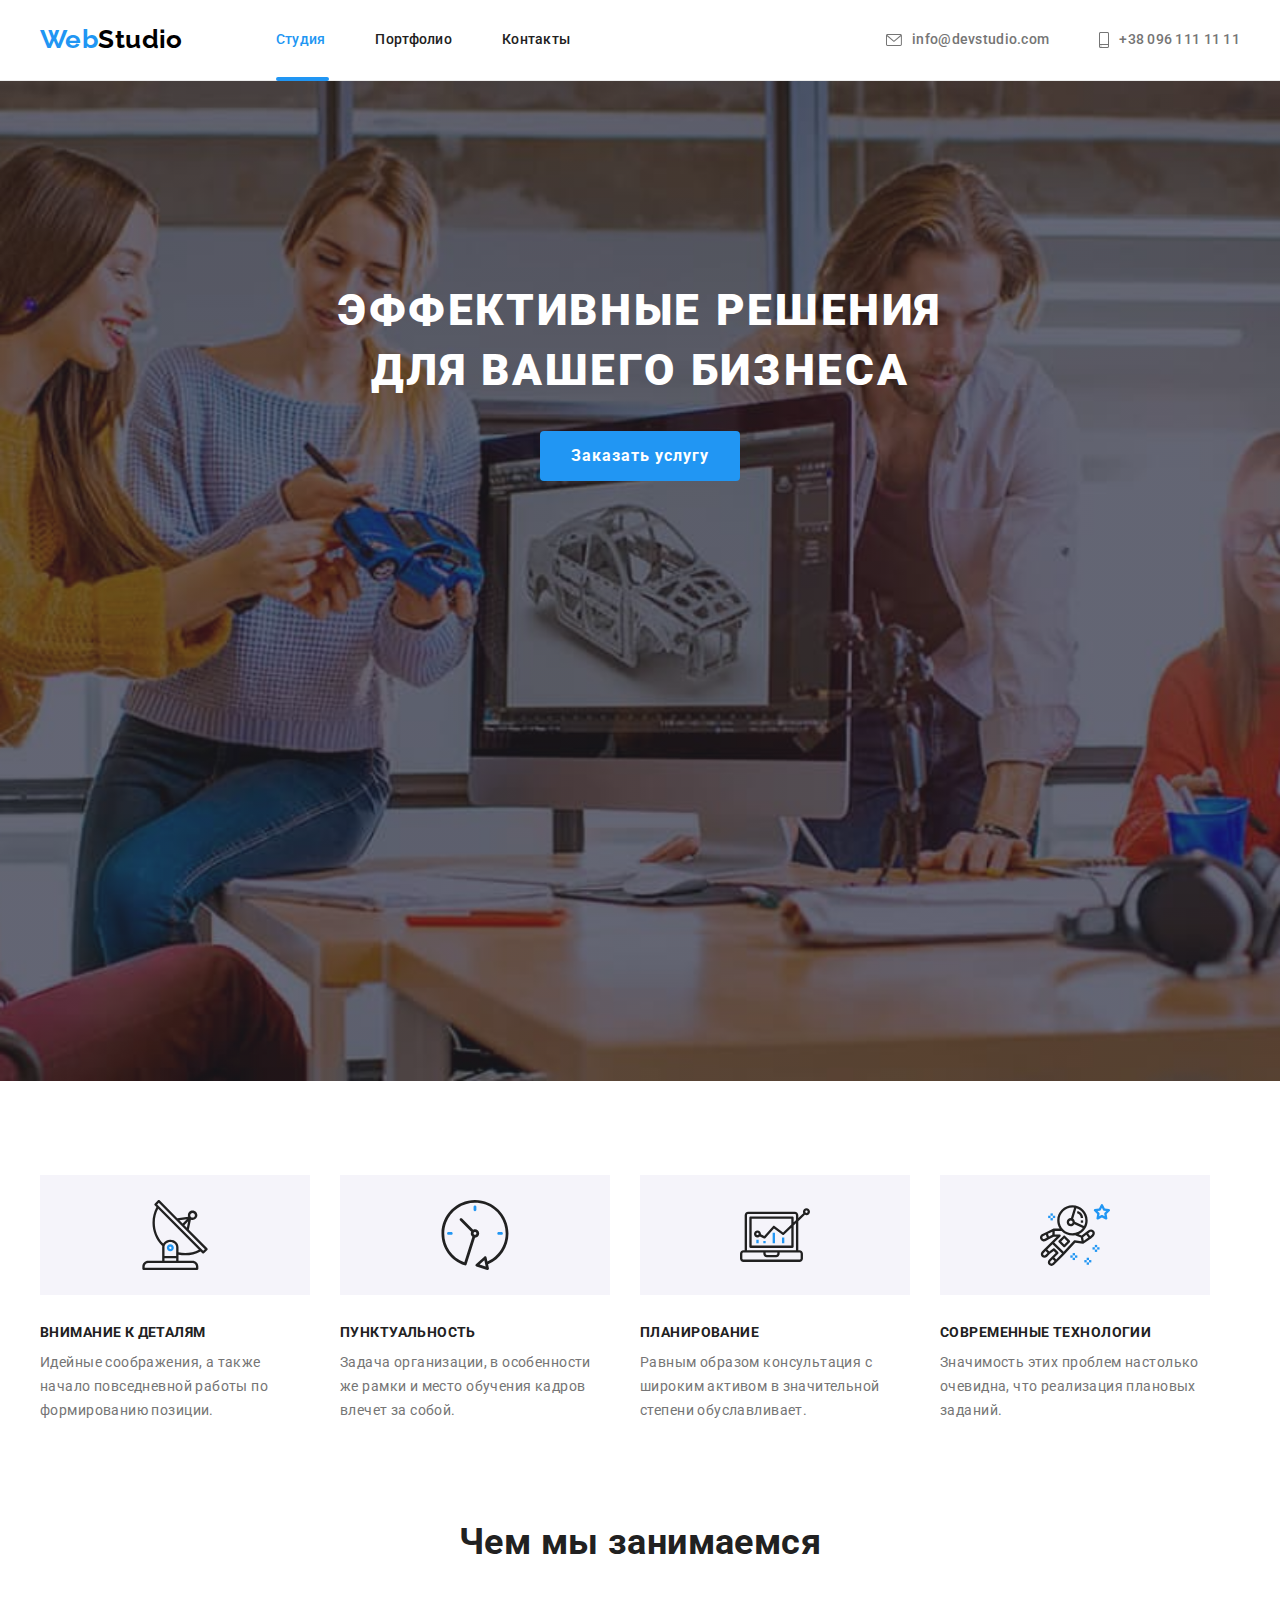
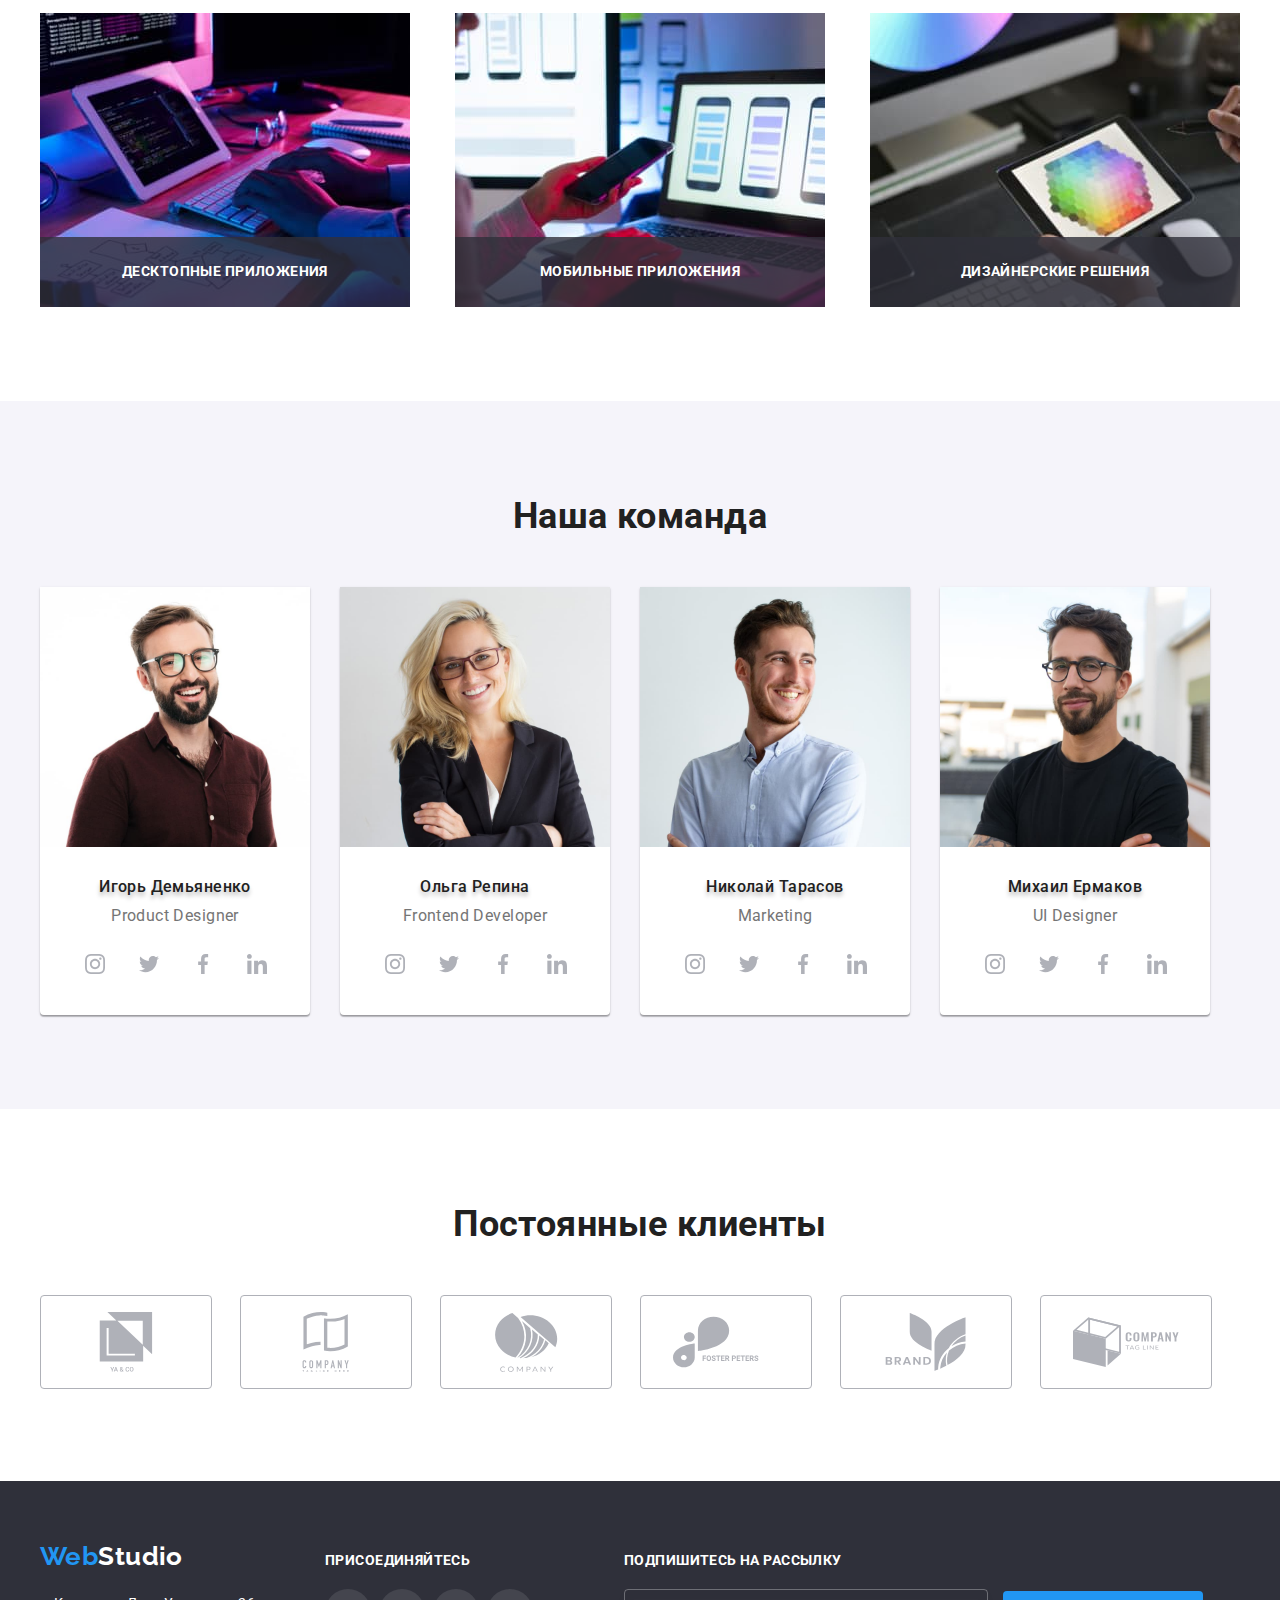
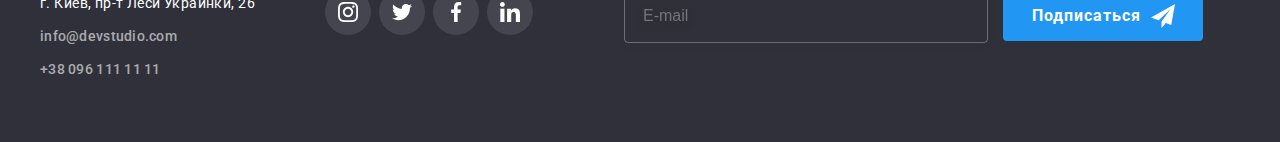
<file: index.html>
<!DOCTYPE html>
<html lang="ru">
<head>
    <meta charset="UTF-8">
    <meta http-equiv="X-UA-Compatible" content="IE=edge">
    <meta name="viewport" content="width=device-width, initial-scale=1.0">
    <title>Студия</title>
    
    <link href="https://fonts.googleapis.com/css2?family=Raleway:wght@700&family=Roboto:wght@400;500;700;900&display=swap"
        rel="stylesheet">
    
    <link rel="stylesheet" href="https://cdnjs.cloudflare.com/ajax/libs/modern-normalize/1.1.0/modern-normalize.min.css"
        integrity="sha512-wpPYUAdjBVSE4KJnH1VR1HeZfpl1ub8YT/NKx4PuQ5NmX2tKuGu6U/JRp5y+Y8XG2tV+wKQpNHVUX03MfMFn9Q=="
        crossorigin="anonymous" referrerpolicy="no-referrer" />

    <link rel="stylesheet" href="./css/styles.css">
</head>

<body>

    <!--=============header==============================-->
    
        <header class="page-header">
            <div class="container header">
                
                <a href="./index.html" class="logo">Web<span class="logo-header">Studio</span>
                </a>
                <!-- ..... навигация сайта ... -->
                <nav>
                        <ul class="site-nav list">
                            <li class="site-nav-item">
                                <a href="./index.html" class="site-nav-link current">Студия</a>
                            </li>
                            <li class="site-nav-item">
                                <a href="./portfolio.html" class="site-nav-link">Портфолио</a>
                            </li>
                            <li class="site-nav-item">
                                <a href="" class="site-nav-link">Контакты</a>
                            </li>
                        </ul>
                </nav>
                    <!-- .....почта+телефон.==header=.......-->
                 <ul class="studio-contacts list">
                            <li class="studio-contacts-item">
                                
                                <a href="mailto:info@devstudio.com" class="studio-contacts-link">
                                    <svg class="mail connect">
                                    <use xlink:href="./images/icons.svg/symbol-defs2.svg#envelope" class="envelope"> </use>
                                  </svg>info@devstudio.com
                                </a>
                            </li>
                            <li class="studio-contacts-item">
                                <a href="tel:+380961111111" class="studio-contacts-link">
                                    <svg class="phone connect">
                                    <use xlink:href="./images/icons.svg/symbol-defs2.svg#smartphone"> </use>
                                   </svg>+38 096 111 11 11
                                </a>
                            </li>
                 </ul>
            </div>
        </header>
    
    
    
    <main>
        <!--hero p1s1-->
     
        <section class="section-hero overlay">
           
            <div class="container">
            
                <h1 class="hero-title">Эффективные решения <br>для вашего бизнеса</h1>
                <button type="button" class="btn hero-btn" data-modal-open> Заказать услугу </button>
            </div>
           <div class="backdrop is-hidden" data-modal>
               <div class="modal">
                   <button  class="btn-close" >
                       <svg  class="modal-close" data-modal-close width="11" height="11" >
                           <use href="./images/icons.svg/symbol-defs2.svg#close"></use>
                       </svg>
                   </button>

                   <form class="form js-speaker-form">
                       <b>Оставьте свои данные, мы вам перезвоним</b>

                       <div class="form-field">
                         <label for="name">Имя</label>
                         <input type="text" name="name" id="name" class="form-input" required placeholder=" "/>
                            <span class="form-icon">
                                <svg class="form-icon-svg" width="18" height="18">
                                    <use href="./images/icons.svg/symbol-defs2.svg#person-black" ></use>
                                </svg>
                            </span>
                        </div>
             <!--============== Форма телефон==========-->
                    <div class="form-field">
                        <label for="tel">Телефон</label>
                        <input type="tel" name="tel" id="tel" class="form-input" required placeholder=" " />
                        <span class="form-icon">
                            <svg class="form-icon-svg" width="18" height="18">
                                <use href="./images/icons.svg/symbol-defs2.svg#phone-black"></use>
                            </svg>
                        </span>
                  </div>
            <!--============== Форма почта==========-->
                    <div class="form-field">
                       <label for="mail">Почта</label>
                       <input type="email" name="mail" id="mail" class="form-input" required placeholder=" "/>
                        <span class="form-icon">
                            <svg class="form-icon-svg" width="18" height="18">
                                <use href="./images/icons.svg/symbol-defs2.svg#email-black"></use>
                            </svg>
                        </span>
                    </div>

                    <div class="form-comment"><label for="comments">Комментарий</label>
                        <textarea name="comments" id="comments" class="comment form-input" placeholder="Введите текст"></textarea>
                    </div>
             <!--============== Форма соглашение==========-->
                    
                        <label  class="form-contract">
                            <input type="checkbox" name="agreement" required class="agree">
                             <span class="check-icon">
                                 <svg class="form-icon-check" width="16" height="15">
                                     <use href="./images/icons.svg/symbol-defs2.svg#icon-check"></use>
                                </svg>
                            </span>
                                Соглашаюсь с рассылкой и принимаю <a class="contract" href="./Условия договора.RTF">Условия договора</a>
                        </label>
                    
                       <button type="submit" class="btn hero-btn send">Отправить</button>


                   </form>

               </div>
           </div>
        </section>
    <!--================hero p1s1 =====END==========-->
        
     <!--==============Soft skills p1s2 'наші особливості'=======-->
        <section class="section benefits">
            
            <div class="container">
                <h2 class="section-title invisible">наши преимущества</h2>
            
                <ul class="soft-skills list">
                    <li class="benefits-item">
                        <div class="benefits-photo">
                            <svg class="benefits-pic">
                                <use xlink:href="./images/icons.svg/symbol-defs2.svg#antenna-1"> </use>
                            </svg>  
                        </div>
                        <h3 class="title">Внимание к деталям</h3>
                        <p>Идейные соображения, а также начало повседневной работы по формированию позиции.</p>
                    </li>
                    <li class="benefits-item">
                        <div class="benefits-photo">
                            <svg class="benefits-pic">
                                <use xlink:href="./images/icons.svg/symbol-defs2.svg#clock-1"> </use>
                            </svg>  
                        </div>
                        <h3 class="title">Пунктуальность</h3>
                        <p>Задача организации, в особенности же рамки и место обучения кадров влечет за собой.</p>
                    </li>
                    <li class="benefits-item">
                        <div class="benefits-photo">
                            <svg class="benefits-pic">
                                <use xlink:href="./images/icons.svg/symbol-defs2.svg#diagram-1"> </use>
                            </svg>  
                        </div>
                        <h3 class="title">Планирование</h3>
                        <p>Равным образом консультация с широким активом в значительной степени обуславливает.</p>
                    </li>
                    <li class="benefits-item">
                        <div class="benefits-photo">
                            <svg class="benefits-pic">
                                <use xlink:href="./images/icons.svg/symbol-defs2.svg#astronaut-1"> </use>
                            </svg>  
                        </div>
                        <h3 class="title">Современные технологии</h3>
                        <p>Значимость этих проблем настолько очевидна, что реализация плановых заданий.</p>
            
                    </li>
                </ul>
            </div>
        </section>

                         <!--Чем мы занимаемся p1s3-->
        <section class="section">

            <div class="container">
                <h2 class="section-title">Чем мы занимаемся</h2>
                <ul class="list works">
                    <li class="work-item">
                        <img src="./images/1-skeleton-html.jpg" width="370" alt="photo of the base structure of the html">
                    <div class="work-label">
                        <h3 class="work-title">Десктопные приложения</h3>
                    </div>
                    </li>
                    <li class="work-item">
                        <img src="./images/2-laptop-phone.jpg" width="370" alt="photo of the devices such as lap top and phone">
                        <div class="work-label">
                            <h3 class="work-title">Мобильные приложения</h3>
                        </div>
                    </li>
                    <li class="work-item">
                        <img src="./images/3-tablet-rainbow-hex.jpg" width="370" alt="photo of the tablet pc with rainbow hexagon in it">
                        <div class="work-label">
                            <h3 class="work-title">Дизайнерские решения</h3>
                        </div>
                    </li>
                </ul>
            </div>
           
        </section> 

                        <!--Наша команда p1s4-->
        <section class="section team">
            <div class="container">
                <h2 class="section-title">Наша команда</h2>
                <ul class=" team-list">
                    <li class="team-item">
                        <img src="./images/Product-Designer-burgundy-shirt1.jpg" width="270" alt="photo of the man in burgundy shirt">
                    <div class="team-box">
                        <h3 class="name">Игорь Демьяненко</h3>
                        <p >Product Designer</p>
                        <ul class="soc-links">
                            <li class="soc-item">
                                <a href="#" class="social-link">
                                    <svg class="ellipse-link">
                                    <use xlink:href="./images/icons.svg/symbol-defs2.svg#instagram-2"> </use>
                                </svg> </a></li>
                            <li class="soc-item"><a href="#" class="social-link">
                                <svg class="ellipse-link">
                                <use xlink:href="./images/icons.svg/symbol-defs2.svg#twitter-1"> </use>
                            </svg></a></li>
                            <li class="soc-item"><a href="#" class="social-link">
                                <svg class="ellipse-link">
                                    <use xlink:href="./images/icons.svg/symbol-defs2.svg#facebook-1"> </use>
                                </svg>
                            </a></li>
                            <li class="soc-item"><a href="#" class="social-link">
                                <svg class="ellipse-link">
                                    <use xlink:href="./images/icons.svg/symbol-defs2.svg#linkedin-1"> </use>
                                </svg>
                            </a></li>
                        </ul>
                    </div>
                        
                    </li>
                    <li class="team-item">
                        <img src="./images/Frontend-Developer-woman-grey-jacket2.jpg" width="270" alt="photo of the woman in grey jacket">
                       <div class="team-box">
                        <h3 class="name">Ольга Репина</h3>
                        <p>Frontend Developer</p>
                        <ul class="soc-links">
                            <li class="soc-item">
                                <a href="#" class="social-link">
                                    <svg class="ellipse-link">
                                    <use xlink:href="./images/icons.svg/symbol-defs2.svg#instagram-2"> </use>
                                </svg> </a></li>
                            <li class="soc-item"><a href="#" class="social-link">
                                <svg class="ellipse-link">
                                <use xlink:href="./images/icons.svg/symbol-defs2.svg#twitter-1"> </use>
                            </svg></a></li>
                            <li class="soc-item"><a href="#" class="social-link">
                                <svg class="ellipse-link">
                                    <use xlink:href="./images/icons.svg/symbol-defs2.svg#facebook-1"> </use>
                                </svg>
                            </a></li>
                            <li class="soc-item"><a href="#" class="social-link">
                                <svg class="ellipse-link">
                                    <use xlink:href="./images/icons.svg/symbol-defs2.svg#linkedin-1"> </use>
                                </svg>
                            </a></li>
                        </ul>
                       </div>
                       
                    </li>
                    <li class="team-item">
                        <img src="./images/Marketing-white-shirt3.jpg" width="270" alt="photo of the man in white shirt">
                       <div class="team-box">
                        <h3 class="name">Николай Тарасов</h3>
                        <p>Marketing</p>
                        <ul class="soc-links">
                            <li class="soc-item">
                                <a href="#" class="social-link">
                                    <svg class="ellipse-link">
                                    <use xlink:href="./images/icons.svg/symbol-defs2.svg#instagram-2"> </use>
                                </svg> </a></li>
                            <li class="soc-item"><a href="#" class="social-link">
                                <svg class="ellipse-link">
                                <use xlink:href="./images/icons.svg/symbol-defs2.svg#twitter-1"> </use>
                            </svg></a></li>
                            <li class="soc-item"><a href="#" class="social-link">
                                <svg class="ellipse-link">
                                    <use xlink:href="./images/icons.svg/symbol-defs2.svg#facebook-1"> </use>
                                </svg>
                            </a></li>
                            <li class="soc-item"><a href="#" class="social-link">
                                <svg class="ellipse-link">
                                    <use xlink:href="./images/icons.svg/symbol-defs2.svg#linkedin-1"> </use>
                                </svg>
                            </a></li>
                        </ul>
                       </div>
                        
                    </li>
                    <li class="team-item">
                        <img src="./images/UI-Designer-man-black-tshirt4.jpg" width="270" alt="photo of the man in black tshirt">
                       <div class="team-box">
                        <h3 class="name">Михаил Ермаков</h3>
                        <p>UI Designer</p>
                        <ul class="soc-links">
                            <li class="soc-item">
                                <a href="#" class="social-link">
                                    <svg class="ellipse-link">
                                    <use xlink:href="./images/icons.svg/symbol-defs2.svg#instagram-2"> </use>
                                </svg> </a></li>
                            <li class="soc-item"><a href="#" class="social-link">
                                <svg class="ellipse-link">
                                <use xlink:href="./images/icons.svg/symbol-defs2.svg#twitter-1"> </use>
                            </svg></a></li>
                            <li class="soc-item"><a href="#" class="social-link">
                                <svg class="ellipse-link">
                                    <use xlink:href="./images/icons.svg/symbol-defs2.svg#facebook-1"> </use>
                                </svg>
                            </a></li>
                            <li class="soc-item"><a href="#" class="social-link">
                                <svg class="ellipse-link">
                                    <use xlink:href="./images/icons.svg/symbol-defs2.svg#linkedin-1"> </use>
                                </svg>
                            </a></li>
                        </ul>
                       </div>
                        
                    </li>
                </ul>
            </div>
           
        </section> 
                        <!--Постоянные клиенты p1s5  -->
        <section class="section">
            <div class="container">
                <h2 class="section-title">Постоянные клиенты</h2>
                <ul class="clients">
                    <li class="clients-item"><a href="#" class="client-link"> 
                        <svg class="client-icon">
                        <use xlink:href="./images/icons.svg/symbol-defs2.svg#group"> </use>
                    </svg></a></li>
                    <li class="clients-item"><a href="#" class="client-link">
                        <svg class="client-icon">
                            <use xlink:href="./images/icons.svg/symbol-defs2.svg#group-1"> </use>
                        </svg>
                    </a></li>
                    <li class="clients-item"><a href="#" class="client-link">
                        <svg class="client-icon">
                            <use xlink:href="./images/icons.svg/symbol-defs2.svg#group-2"> </use>
                        </svg>
                    </a></li>
                    <li class="clients-item"><a href="#" class="client-link">
                        <svg class="client-icon">
                            <use xlink:href="./images/icons.svg/symbol-defs2.svg#group-3"> </use>
                        </svg>
                    </a> </li>
                    <li class="clients-item"><a href="#" class="client-link">
                        <svg class="client-icon">
                            <use xlink:href="./images/icons.svg/symbol-defs2.svg#group-4"> </use>
                        </svg>
                    </a></li>
                    <li class="clients-item"><a href="#" class="client-link">
                        <svg class="client-icon">
                            <use xlink:href="./images/icons.svg/symbol-defs2.svg#group-5"> </use>
                        </svg>
                    </a></li>
                </ul>
            </div>
        </section>
    </main>

    <!--footer-->
    <footer class="footer">
        <div class="container">
        <div>
            <a href="./index.html" class="logo">Web<span class="logo-footer">Studio</span></a> 
            <!-- ........адрес компании... -->
            <address >     
             <ul class="studio-contacts-footer">
                <li class="contacts-item-footer">
                    <a href="#" class="studio-contacts-link-street">г. Киев, пр-т Леси Украинки, 26</a>
                </li>
                 <li class="contacts-item-footer">
                <a href="mailto:info@devstudio.com" class="studio-contacts-link">info@devstudio.com</a>
                </li>
                <li class="contacts-item-footer">
                    <a href="tel:+380961111111" class="studio-contacts-link">+38 096 111 11 11</a>
                </li>
            </ul>
            </address>
        </div>
            <!--........ Присоединяйтесь........... -->
        <div class="soc-plus">
                <h3 class="plus-title">Присоединяйтесь</h3>

                <ul class="soc-links">
            <li class="soc-item">
                <a href="#" class="social-link-footer">
                    <svg class="ellipse-link-footer">
                    <use xlink:href="./images/icons.svg/symbol-defs2.svg#instagram-2"> </use>
                </svg> </a></li>
            <li class="soc-item"><a href="#" class="social-link-footer">
                <svg class="ellipse-link-footer">
                <use xlink:href="./images/icons.svg/symbol-defs2.svg#twitter-1"> </use>
            </svg></a></li>
            <li class="soc-item"><a href="#" class="social-link-footer">
                <svg class="ellipse-link-footer">
                    <use xlink:href="./images/icons.svg/symbol-defs2.svg#facebook-1"> </use>
                </svg>
            </a></li>
            <li class="soc-item"><a href="#" class="social-link-footer">
                <svg class="ellipse-link-footer">
                    <use xlink:href="./images/icons.svg/symbol-defs2.svg#linkedin-1"> </use>
                </svg>
            </a></li>
            </ul>
        </div>
        <!--........ Присоединяйтесь.End.......... -->

        <!-- ..........Подписаться................ -->

        <div class="subscribe">
            <form >
                <label for="mail" class="footer-label"><h3 class="plus-title">Подпишитесь на рассылку</h3></label>
                 <input type="email" name="mail" id="mail" class="footer-input" placeholder="E-mail">
                <button type="submit"  class="btn hero-btn subscribe-btn">Подписаться <span class="subscribe-icon"></span></button>
            </form>
        </div>

        <!-- ..........Подписаться.00.End.............. -->
            



        </div>
       

    </footer>
<!-- <script>
    (() => {
        document
            .querySelector('.js-speaker-form')
            .addEventListener('submit', e => {
                e.preventDefault();

                new FormData(e.currentTarget).forEach((value, name) =>
                    console.log(`${name}: ${value}`),
                );

                e.currentTarget.reset();
            });
    })();
</script> -->

    <script src="./js/modal.js"></script>
</body>
</body>
</html>
</file>
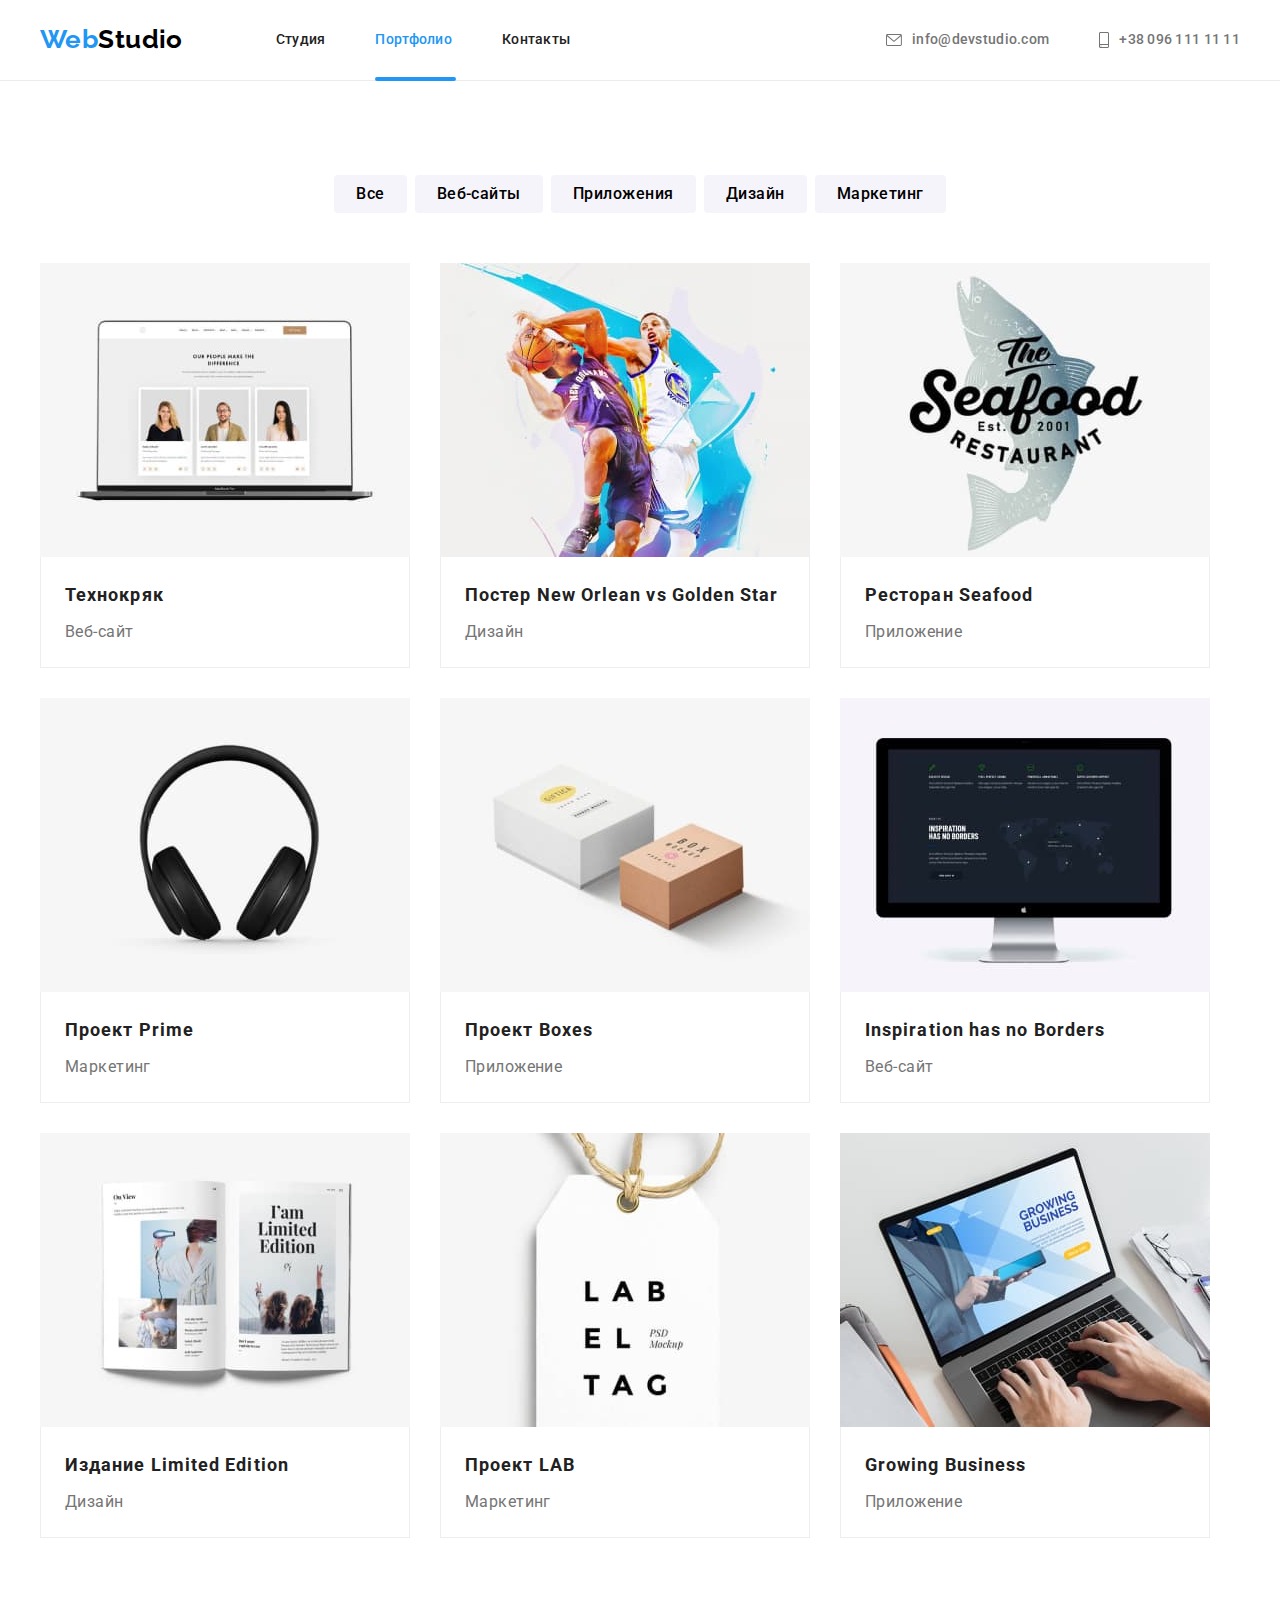
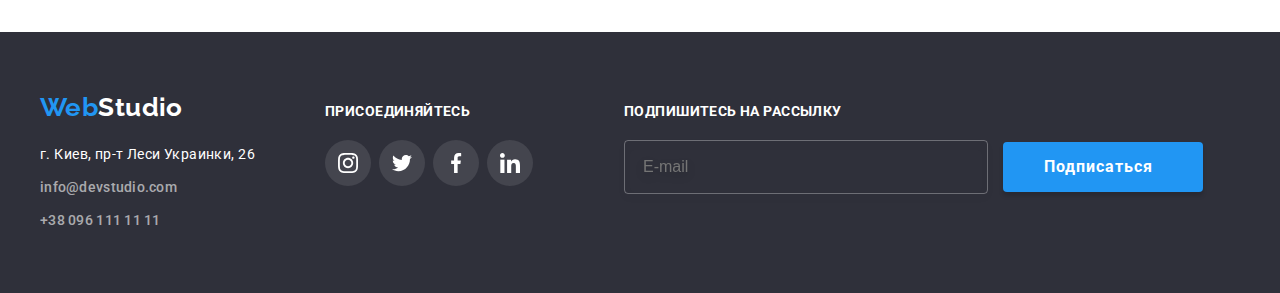
<file: portfolio.html>
<!DOCTYPE html>
<html lang="ru">

<head>
    <meta charset="UTF-8">
    <meta http-equiv="X-UA-Compatible" content="IE=edge">
    <meta name="viewport" content="width=device-width, initial-scale=1.0">
    <title>Портфолио</title>
    <link href="https://fonts.googleapis.com/css2?family=Raleway:wght@700&family=Roboto:wght@400;500;700;900&display=swap"
        rel="stylesheet">
    <link rel="stylesheet" href="https://cdnjs.cloudflare.com/ajax/libs/modern-normalize/1.1.0/modern-normalize.min.css"
        integrity="sha512-wpPYUAdjBVSE4KJnH1VR1HeZfpl1ub8YT/NKx4PuQ5NmX2tKuGu6U/JRp5y+Y8XG2tV+wKQpNHVUX03MfMFn9Q=="
        crossorigin="anonymous" referrerpolicy="no-referrer" />
    <link rel="stylesheet" href="./css/styles.css">
</head>

<body>
    <!--header-->
    <header class="page-header">
        <div class="container header">
            
            <a href="./index.html" class="logo">Web<span class="logo-header">Studio</span>
            </a>
            <nav>
                    <ul class="site-nav list">
                        <li class="site-nav-item">
                            <a href="./index.html" class="site-nav-link ">Студия</a>
                        </li>
                        <li class="site-nav-item">
                            <a href="./portfolio.html" class="site-nav-link current">Портфолио</a>
                        </li>
                        <li class="site-nav-item">
                            <a href="" class="site-nav-link">Контакты</a>
                        </li>
                    </ul>
            </nav>
                <!--Connect us-->
             <ul class="studio-contacts list">
                        <li class="studio-contacts-item">
                            
                            <a href="mailto:info@devstudio.com" class="studio-contacts-link">
                                <svg class="mail connect">
                                <use xlink:href="./images/icons.svg/symbol-defs2.svg#envelope" class="envelope"> </use>
                            </svg>info@devstudio.com</a>
                        </li>
                        <li class="studio-contacts-item">
                            <a href="tel:+380961111111" class="studio-contacts-link">
                                <svg class="phone connect">
                                <use xlink:href="./images/icons.svg/symbol-defs2.svg#smartphone"> </use>
                            </svg>+38 096 111 11 11</a>
                        </li>
             </ul>
        </div>
    </header>
    <main>

        <!-- sort of the type p2s1 -->
        <section class="section" >
            
            <div class="container">
                <h1 class="invisible">Наши работы</h1>
                <ul class="filters">
                    <li class="filters-item"><button type="button" class="filter-btn current">Все</button></li>
                    <li class="filters-item"><button type="button" class="filter-btn">Веб-сайты</button></li>
                    <li class="filters-item"><button type="button" class="filter-btn">Приложения</button></li>
                    <li class="filters-item"><button type="button" class="filter-btn">Дизайн</button></li>
                    <li class="filters-item"><button type="button" class="filter-btn">Маркетинг</button></li>
                </ul>
                    
            <!-- example of the projects p2s1 -->
                              
        <ul class="portfolio">
            <li class="portfolio-item">
                    <a href="#" class="portfolio-link"> 
                    <div class="portfolio-thumb">
                        <img src="./images/Технокряк.jpg" width="370" height="294"
                    alt="laptop shows 3 cards on wich are portrayed Sara Grant (blond-haired woman), Luke Jacobs(man in the glasses) and Claire Olson(dark-haired woman)">
                        <div class="portfolio-overlay">
                            <p>Lorem ipsum dolor sit amet consectetur,laboriosam quibusdam quidem corrupti aspernatur atque distinctio corporis! Tempora.</p>    
                        </div>
                    </div>
                    
                    <div class="card">
                        <h2 class="portfolio-title"> Технокряк </h2>
                        <p class="portfolio-text">Веб-сайт</p>
                    </div>
                </a>
                                    
            </li>
            <li class="portfolio-item">
                <a href="#" class="portfolio-link">
                    <div class="portfolio-thumb">
                        <img src="./images/Постер-New-Orlean-vs-GoldenStar.jpg" width="370" height="294"
                    alt="There are two bascketball player. One of them is in purple form and the other one's in white">
                        <div class="portfolio-overlay">
                            <p>Lorem ipsum dolor sit amet consectetur,laboriosam quibusdam quidem corrupti aspernatur atque distinctio corporis! Tempora.</p>    
                        </div>
                    </div>
                    
                    <div class="card">
                        <h2 class="portfolio-title"> Постер New Orlean vs Golden Star</h2>
                        <p class="portfolio-text">Дизайн</p>
                    </div>
                </a>
                    
            </li>
            <li class="portfolio-item">
                <a href="#" class="portfolio-link">
                    <div class="portfolio-thumb">
                        <img src="./images/Ресторан-Seafood.jpg" width="370" height="294"
                    alt="There are fish and text. The text reads as follows: The sea food restaurant has established in 2001">
                         <div class="portfolio-overlay">
                            <p>Lorem ipsum dolor sit amet consectetur,laboriosam quibusdam quidem corrupti aspernatur atque distinctio corporis! Tempora.</p>    
                        </div>
                    </div>
                    
                    <div class="card">
                        <h2 class="portfolio-title">Ресторан Seafood</h2>
                        <p class="portfolio-text">Приложение</p>
                    </div>
                </a>
                
            </li>
            <li class="portfolio-item">
                <a href="#" class="portfolio-link"> 
                    <div class="portfolio-thumb">
                        <img src="./images/Проект-Prime.jpg" width="370" height="294" alt="Чёрные беспроводные наушники">
                        <div class="portfolio-overlay">
                             <p>Lorem ipsum dolor sit amet consectetur,laboriosam quibusdam quidem corrupti aspernatur atque distinctio corporis! Tempora.</p>    
                        </div>
                    </div>
                    
                    <div class="card">  
                        <h2 class="portfolio-title">Проект Prime</h2>
                        <p class="portfolio-text">Маркетинг</p>
                    </div>
                </a>
                    
            </li>
            <li class="portfolio-item">
                <a href="#" class="portfolio-link"> 
                    <div class="portfolio-thumb">
                        <img src="./images/Проект-Boxes.jpg" width="370" height="294" alt="Две небольшие картонные коробочки">
                        <div class="portfolio-overlay">
                            <p>Lorem ipsum dolor sit amet consectetur,laboriosam quibusdam quidem corrupti aspernatur atque distinctio corporis! Tempora.</p>    
                        </div>
                    </div>
                    <div class="card">
                        <h2 class="portfolio-title">Проект Boxes</h2>
                        <p class="portfolio-text">Приложение</p>
                    </div>
                </a>
                
            </li>
            <li class="portfolio-item">
                <a href="#" class="portfolio-link"> 
                    <div class="portfolio-thumb">
                        <img src="./images/Inspiration-has-noBorders.jpg" width="370" height="294"
                        alt="Изображения континентов в тёмных тонах">
                        <div class="portfolio-overlay">
                            <p>Lorem ipsum dolor sit amet consectetur,laboriosam quibusdam quidem corrupti aspernatur atque distinctio corporis! Tempora.</p>    
                        </div>
                    </div>
                    <div class="card">
                        <h2 class="portfolio-title">Inspiration has no Borders</h2>
                        <p class="portfolio-text">Веб-сайт</p>
                    </div>
                </a>
                
            </li>
            <li class="portfolio-item"> 
                <a href="#" class="portfolio-link">
                    <div class="portfolio-thumb">
                        <img src="./images/Издание-LimitedEdition.jpg" width="370" height="294" alt="страницы раскрытого журнала">
                        <div class="portfolio-overlay">
                           <p>Lorem ipsum dolor sit amet consectetur,laboriosam quibusdam quidem corrupti aspernatur atque distinctio corporis! Tempora.</p>    
                        </div>
                    </div>                    
                    <div class="card">
                        <h2 class="portfolio-title">Издание Limited Edition</h2>
                        <p class="portfolio-text">Дизайн</p>
                    </div>
                </a>
                
            </li>
            <li class="portfolio-item">
                <a href="#" class="portfolio-link">
                <div class="portfolio-thumb">
                        <img src="./images/Проект-LAB.jpg" width="370" height="294" alt="Этикетка от одежды с надписью на англ Label tag">
                    <div class="portfolio-overlay">
                        <p> Lorem ipsum dolor sit amet consectetur adipisicing elit. Nam, atque? Repellat magni aliquid illum, vitae ab laudantium voluptatibus excepturi quas sapiente nostrum libero praesentium. Dolorem cupiditate officia ratione sequi non. Lorem ipsum dolor sit amet consectetur,laboriosam quibusdam quidem corrupti aspernatur atque distinctio corporis! Tempora.</p>    
                    </div>
                </div>                                
                    <div class="card">
                        <h2 class="portfolio-title">Проект LAB</h2>
                        <p class="portfolio-text">Маркетинг</p>
                    </div>
                </a>
                    
            </li>
            <li class="portfolio-item"> 
                <a href="#" class="portfolio-link"> 
                    <div class="portfolio-thumb">
                        <img src="./images/GrowingBusiness.jpg" width="370" height="294"
                     alt="Руки мужчины, работающего на ноутбуке. Growing Business надпись на дисплее этого ноутбука">
                        <div class="portfolio-overlay">
                            <p>Lorem ipsum dolor sit amet consectetur,laboriosam quibusdam quidem corrupti aspernatur atque distinctio corporis! Tempora.</p>    
                        </div> 
                    </div>                              
                    <div class="card">
                        <h2 class="portfolio-title">Growing Business</h2>
                        <p class="portfolio-text">Приложение</p>
                    </div>
                </a>
                
            </li>
            
        </ul>
            </div>
        </section>


    </main>

    <!--footer-->
    <footer class="footer">
        <div class="container">
        <div>
            <a href="./index.html" class="logo">Web<span class="logo-footer">Studio</span></a> 

            <address >     
             <ul class="studio-contacts-footer">
                <li class="contacts-item-footer">
                    <a href="#" class="studio-contacts-link-street">г. Киев, пр-т Леси Украинки, 26</a>
                </li>
                <li class="contacts-item-footer">
                 <a href="mailto:info@devstudio.com" class="studio-contacts-link">info@devstudio.com</a>
                </li>
                <li class="contacts-item-footer">
                    <a href="tel:+380961111111" class="studio-contacts-link">+38 096 111 11 11</a>
                </li>
             </ul>
            </address>
        </div>
            <!--........ Присоединяйтесь........... -->
        <div class="soc-plus">
                <h3 class="plus-title">Присоединяйтесь</h3>

                <ul class="soc-links">
            <li class="soc-item">
                <a href="#" class="social-link-footer">
                    <svg class="ellipse-link-footer">
                    <use xlink:href="./images/icons.svg/symbol-defs2.svg#instagram-2"> </use>
                </svg> </a></li>
            <li class="soc-item"><a href="#" class="social-link-footer">
                <svg class="ellipse-link-footer">
                <use xlink:href="./images/icons.svg/symbol-defs2.svg#twitter-1"> </use>
            </svg></a></li>
            <li class="soc-item"><a href="#" class="social-link-footer">
                <svg class="ellipse-link-footer">
                    <use xlink:href="./images/icons.svg/symbol-defs2.svg#facebook-1"> </use>
                </svg>
            </a></li>
            <li class="soc-item"><a href="#" class="social-link-footer">
                <svg class="ellipse-link-footer">
                    <use xlink:href="./images/icons.svg/symbol-defs2.svg#linkedin-1"> </use>
                </svg>
            </a></li>
            </ul>
        </div>
        <!--........ Присоединяйтесь.End.......... -->
        
        <!-- ..........Подписаться................ -->
        
        <div class="subscribe">
            <form>
                <label for="mail" class="footer-label">
                    <h3 class="plus-title">Подпишитесь на рассылку</h3>
                </label>
                <input type="email" name="mail" id="mail" class="footer-input" placeholder="E-mail">
                <button type="submit" class="btn hero-btn send">Подписаться <span class="subscribe-icon"></span></button>
            </form>
        </div>
        
        <!-- ..........Подписаться.00.End.............. -->
            
        </div>
       

    </footer>

</body>

</html>
</file>
<file: css/styles.css>
:root {
  --primary-text-color: #757575;
  --primary-title-color: #212121;
  --accent-color: #2196f3;
  --client-color: #afb1b8;

  --primary-back: #ffffff;
  --secondary-back: #f5f4fa;
  --dark-back: #2f303a;
  --hero-back: #c4c4c4;

  --primary-font: "Roboto", sans-serif;
  --second-font: "Raleway", sans-serif;
}

/* Основной цвет текста #757575 */
/* Основной цвет заголовков #212121 */
/* Акцент #2196F3 */

/* Основной цвет фона #FFFFFF */
/* Вторичный цвет фота #F5F4FA */
/* Темный цвет фона #2F303A */
/* В герое меняем темный цвет фона на светлый герой дз4*/
/* Светлый герой background: #C4C4C4; */

/* Второй шрифт 'Raleway', sans-serif    */

body {
  margin: 0;

  background-color: var(--primary-back);
  color: var(--primary-text-color);
  font-family: var(--primary-font);
  letter-spacing: 0.03em;
  font-size: 14px;
  line-height: 1.71;
}

ul,
li,
ol {
  list-style: none;
  margin: 0;
  padding: 0;
}
h1,
h2,
h3,
h4,
h5,
h6,
p {
  margin: 0;
}
img {
  display: block;
  max-width: 100%;
  height: auto;
}
a {
  text-decoration: none;
}
/*--- Хедер---- */

.page-header {
  border-bottom: 1px solid #ececec;
}

.header {
  display: flex;
  align-items: center;
}

/* ===site-nav=== */
.site-nav {
  display: flex;
}

.site-nav-item {
  position: relative;
}

.site-nav-item:not(:last-child) {
  margin-right: 50px;
}

.header .logo {
  display: block;
  margin-right: 93px;
}

.logo {
  color: var(--accent-color);
  font-family: "Raleway", sans-serif;
  font-size: 26px;
  font-weight: 700;
  line-height: 1.2;
  text-decoration: none;
}
.logo-header {
  color: #000000;
}

.site-nav-link {
  display: block;
  padding-top: 32px;
  padding-bottom: 32px;

  color: var(--primary-title-color);
  font-weight: 500;
  font-size: 14px;
  line-height: 1.14;
  letter-spacing: 0.02em;
  text-decoration: none;

  transition-property: color;
  transition-duration: 250ms;
  transition-timing-function: cubic-bezier(0.4, 0, 0.2, 1);
}

.site-nav-link:hover,
.site-nav-link:focus {
  color: var(--accent-color);
}

/* ..........Подчеркивание на текущей странице */

.site-nav-link.current {
  color: var(--accent-color);
}

.site-nav-link.current::after {
  content: "";

  position: absolute;
  margin-bottom: -1px;
  bottom: 0;
  left: 0;
  width: 100%;
  border-radius: 2px;

  border: 2px solid var(--accent-color);
  background-color: var(--accent-color);
} /* ..........Подчеркивание на текущей странице 00*/

/* ----Почта+телефон -----*/
.studio-contacts {
  display: flex;
  margin-left: auto;
}

.studio-contacts-item {
  display: flex;
  align-items: center;
}

.studio-contacts-item:not(:last-child) {
  margin-right: 50px;
}

.studio-contacts-link {
  display: inline-flex;
  align-items: center;

  list-style: none;
  color: var(--primary-text-color);
  font-weight: 500;
  line-height: 1.14;
  letter-spacing: 0.02em;
  text-decoration: none;

  transition-property: color;
  transition-duration: 250ms;
  transition-timing-function: cubic-bezier(0.4, 0, 0.2, 1);
}

.studio-contacts-link .connect {
  margin-right: 10px;
  align-items: center;

  fill: currentColor;

  transition-property: fill;
  transition-duration: 250ms;
  transition-timing-function: cubic-bezier(0.4, 0, 0.2, 1);
}

.phone {
  width: 10px;
  height: 16px;
}

.mail {
  width: 16px;
  height: 12px;
}

.studio-contacts-link:hover .phone,
.studio-contacts-link:focus .phone {
  color: var(--accent-color);
  fill: var(--accent-color);
}

.studio-contacts-link:hover .mail,
.studio-contacts-link:focus .mail {
  color: var(--accent-color);
  fill: var(--accent-color);
}
/* -------------почта, телефон END------- */

/* ........Общий контейнер для всех страниц...... */
.container {
  max-width: 1200px;
  margin-left: auto;
  margin-right: auto;
  padding-left: 15px;
  padding-right: 15px;
}
/* .....Общий контейнер для всех страниц END ......*/

/* ++++++------hero------------++++++ */
.section-hero {
  margin-left: auto;
  margin-right: auto;
  padding-top: 200px;
  padding-bottom: 200px;

  text-align: center;
  max-width: 1600px;
  background-color: var(--hero-back);
}
/* фон для героя картинка+затемнение доп класс к секции hero */
.overlay {
  text-align: center;
  max-width: 1600px;
  height: 600px;
  margin-left: auto;
  margin-right: auto;

  background-image: linear-gradient(
      to right,
      rgba(47, 48, 58, 0.4),
      rgba(47, 48, 58, 0.4)
    ),
    url(../images/hero-back.jpg);
  background-position: center;
  background-size: cover;
  background-repeat: no-repeat;
}

/* hero-title */
.hero-title {
  margin-top: 0;
  margin-bottom: 30px;

  color: #ffffff;
  font-weight: 900;
  font-size: 44px;
  line-height: 1.36;
  text-align: center;
  letter-spacing: 0.06em;
  text-transform: uppercase;
}

/* Кнопка === общая для портфолио + hero */
.btn {
  display: inline-block;
  background-color: #f5f4fa;
  font-family: Roboto, sans-serif;
  font-weight: 500;
  font-size: 16px;
  line-height: 1.62;
  letter-spacing: 0.03em;
  text-align: center;
  border-radius: 4px;
  border-color: transparent;
  padding: 4px 20px;
}

.btn:hover,
.btn:focus {
  background-color: var(--accent-color);
  color: #ffffff;
  box-shadow: 0px 4px 4px rgba(0, 0, 0, 0.15);
  cursor: pointer;
}
.btn.current {
  background-color: var(--accent-color);
  color: #ffffff;
  box-shadow: 0px 4px 4px rgba(0, 0, 0, 0.15);
}

.hero-btn {
  width: 200px;
  height: 50px;

  font-weight: 700;
  background-color: var(--accent-color);
  color: #ffffff;
  line-height: 1.88;
  letter-spacing: 0.06em;

  transition-property: background-color, box-shadow;
  transition-duration: 250ms;
  transition-timing-function: cubic-bezier(0.4, 0, 0.2, 1);
}

.btn.hero-btn:hover,
.btn.hero-btn:focus {
  background-color: #188ce8;
  box-shadow: 0px 4px 4px rgba(0, 0, 0, 0.15);
  cursor: pointer;
}
/* ................Модальное окно+ ФОН (заказать услугу) */
.backdrop {
  position: fixed;
  z-index: 2;
  top: 0%;
  left: 0%;
  width: 100%;
  height: 100%;
  background-color: rgba(0, 0, 0, 0.2);
  opacity: 1;
  visibility: visible;
  transition: visibility 400ms cubic-bezier(0.4, 0, 0.2, 1),
    opacity 400ms cubic-bezier(0.4, 0, 0.2, 1);
}

.backdrop.is-hidden {
  visibility: hidden;
  pointer-events: none;
  opacity: 0;
}

.backdrop.is-hidden .modal {
  visibility: hidden;
  transform: translate(-50%, -200%);
  transition: transform 400ms cubic-bezier(0.4, 0, 0.2, 1),
    visibility 400ms cubic-bezier(0.4, 0, 0.2, 1),
    opacity 400ms cubic-bezier(0.4, 0, 0.2, 1);
}

.modal {
  position: absolute;
  top: 50%;
  left: 50%;
  transform: translate(-50%, -50%);
  z-index: 3;

  padding: 40px;
  min-width: 528px;
  min-height: 581px;
  background-color: #ffffff;
  border-radius: 4px;
  box-shadow: 0px 1px 3px rgba(0, 0, 0, 0.12), 0px 1px 1px rgba(0, 0, 0, 0.14),
    0px 2px 1px rgba(0, 0, 0, 0.2);

  transition: transform 400ms cubic-bezier(0.4, 0, 0.2, 1),
    opacity 400ms cubic-bezier(0.4, 0, 0.2, 1),
    visibility 400ms cubic-bezier(0.4, 0, 0.2, 1);
}

.btn-close {
  position: absolute;
  top: 8px;
  right: 8px;

  width: 30px;
  height: 30px;
  padding: 0 0;
  background-color: #fff;
  border: 1px solid rgba(0, 0, 0, 0.1);
  border-radius: 50%;
  cursor: pointer;

  transition-property: border-color;
  transition-duration: 250ms;
  transition-timing-function: cubic-bezier(0.4, 0, 0.2, 1);
}

.btn-close:hover,
.btn-close:focus {
  border: 1px solid var(--accent-color);
}

.btn-close:hover .modal-close,
.btn-close:focus .modal-close {
  fill: var(--accent-color);
  stroke: var(--accent-color);
  stroke-width: 10%;
}

.modal-close {
  position: absolute;
  top: 50%;
  right: 50%;
  transform: translate(50%, -50%);

  transition-property: fill;
  transition-duration: 250ms;
  transition-timing-function: cubic-bezier(0.4, 0, 0.2, 1);
}

/* ===========Модальное окно FORM============ */
.form {
  margin-left: auto;
  margin-right: auto;
}

.form b {
  display: inline-block;
  margin-bottom: 12px;

  font-size: 20px;
  line-height: 1.15;
  text-align: center;
  letter-spacing: 0.03em;

  color: #212121;
}

.form-field {
  position: relative;
  display: flex;

  flex-direction: column;
  text-align: start;
  font-size: 12px;
  line-height: 1.17;
  letter-spacing: 0.01em;
}

.form-field:not(:last-child) {
  margin-bottom: 10px;
}

.form-field label {
  margin-bottom: 4px;
}

.form-input {
  margin: 0;
  padding: 0 0 0 42px;
  width: 100%;
  height: 40px;
  font-size: 14px;
  border: 1px solid rgba(33, 33, 33, 0.2);
  border-radius: 4px;
}

.form-input:placeholder-shown {
  border-color: rgba(33, 33, 33, 0.2);
}
.form-input:not(:placeholder-shown),
.form-input:focus {
  /* border-color: var(--accent-color); */
  outline: 1px solid var(--accent-color);
}

.form-input:not(:placeholder-shown) + .form-icon > .form-icon-svg,
.form-input:focus + .form-icon > .form-icon-svg {
  fill: var(--accent-color);
}

.form-icon {
  position: absolute;
  bottom: 11px;
  left: 12px;
  width: 18px;
  height: 18px;
}

.form-icon-svg {
  fill: #212121;
}

.form-comment {
  text-align: start;
  margin-bottom: 20px;
}

textarea {
  display: block;
  resize: none;
}
.comment {
  width: 100%;
  height: 120px;
  padding: 12px 16px;
}

.comment::placeholder {
  color: rgba(117, 117, 117, 0.5);
}

.form-check {
  margin-bottom: 30px;
  width: 425px;
}

.form-contract {
  display: flex;
  justify-content: center;
  margin-bottom: 30px;

  font-size: 14px;
  line-height: 1.71;
}

.agree {
  position: absolute;
  clip: rect(0 0 0 0);
  width: 1px;
  height: 1px;
  margin: -1px;
  padding: 0;
  border: 0;
  overflow: hidden;
}
.form-contract:hover {
  cursor: pointer;
}

.check-icon {
  display: flex;
  align-items: center;
  align-self: center;

  margin-right: 8px;
  width: 16px;
  height: 15px;

  border: 2px solid #212121;
  border-radius: 2px;
}

.agree:hover + .check-icon,
.agree:focus-visible + .check-icon {
  outline: 1px solid var(--accent-color);
  border-color: var(--accent-color);
  cursor: pointer;
}

.agree:checked + .check-icon {
  background-color: var(--accent-color);
  border-color: var(--accent-color);
  /* background-image: url(../images/icon-check.svg); */
  background-size: contain;
  background-origin: border-box;
}

.form-icon-check {
  fill: #ffffff;
  stroke: #ffffff;
  stroke-width: 10%;
  opacity: 0;
}

.agree:checked ~ .check-icon > .form-icon-check {
  opacity: 1;
}
.form-contract a {
}
.contract {
  text-decoration-line: underline;
  text-decoration-skip-ink: none;
  color: var(--accent-color);
  margin-left: 5px;
}
.send {
  box-shadow: 0px 4px 4px rgba(0, 0, 0, 0.15);
}

/* =======Модальное окно FORM end======== */

/* ++++++------hero--end----------++++++ */

/*class="section"  наші особливості*/

/* Скрывает заголовки */
.invisible {
  position: absolute;
  clip: rect(0 0 0 0);
  width: 1px;
  height: 1px;
  margin: -1px;
}
/*  класс Секция для секций */
.section {
  padding-top: 94px;
  padding-bottom: 94px;
}
/*class="section-title"  */
.section-title {
  margin-bottom: 50px;

  color: var(--primary-title-color);
  font-size: 36px;
  line-height: 1.17;
  text-align: center;
  margin-top: 0;
}

/* ===========soft-skills======= */

.section.benefits {
  padding-bottom: 0;
}
.soft-skills {
  display: flex;
}

.benefits-item {
  max-width: 270px;
  display: inline-block;
  align-items: center;
}

.benefits-item:not(:last-child) {
  margin-right: 30px;
}

.benefits-photo {
  display: flex;
  align-items: center;
  justify-content: center;
  margin-bottom: 30px;
  width: 270px;
  height: 120px;
  background-color: var(--secondary-back);
}

.benefits p {
  padding-bottom: 4px;
}

.benefits-pic {
  width: 70px;
  height: 70px;
}
.title {
  color: var(--primary-title-color);
  font-size: 14px;
  line-height: 1.14;
  text-transform: uppercase;
  margin-top: 0;
  margin-bottom: 10px;
}

/* .....+Чем мы занимаемся  */

.work-item {
  position: relative;
}

.works {
  display: flex;
  justify-content: space-between;
}

.work-label {
  position: absolute;

  display: flex;
  justify-content: center;
  align-items: center;

  left: 0%;
  bottom: 0%;
  width: 100%;
  height: 70px;
  background-color: rgba(47, 48, 58, 0.8);
}

.work-title {
  font-size: 14px;
  line-height: 1.14;
  text-transform: uppercase;
  color: #ffffff;
  text-align: center;
}

/* =======наша команда======= */

.section.team {
  background-color: var(--secondary-back);
  font-size: 16px;
  line-height: 1.19;
}

.team-list {
  display: flex;
}

.team-item {
  text-align: center;
  background-color: #fff;
  box-shadow: 0px 1px 3px rgba(0, 0, 0, 0.12), 0px 1px 1px rgba(0, 0, 0, 0.14),
    0px 2px 1px rgba(0, 0, 0, 0.2);
  border-radius: 0px 0px 4px 4px;
}
.team-item:not(:last-child) {
  margin-right: 30px;
}

.team-box {
  padding-top: 30px;
  padding-bottom: 30px;
}

.section .name {
  margin-bottom: 10px;

  color: var(--primary-title-color);
  font-weight: 500;
  font-size: 16px;
  text-shadow: 0px 4px 4px rgba(0, 0, 0, 0.25);
}
.soc-links {
  display: flex;
  justify-content: center;
  margin-top: 16px;
}

.soc-item {
  width: 44px;
  height: 44px;
}

.soc-item:not(:last-child) {
  margin-right: 10px;
}

.social-link {
  display: flex;
  justify-content: center;
  align-items: center;
  width: 100%;
  height: 100%;
  border: 1px solid transparent;
  border-radius: 50%;

  transition-property: background-color;
  transition-duration: 250ms;
  transition-timing-function: cubic-bezier(0.4, 0, 0.2, 1);
}

.social-link:hover,
.social-link:focus {
  background-color: var(--accent-color);
}

.social-link:hover .ellipse-link,
.social-link:focus .ellipse-link {
  fill: var(--primary-back);
}

.ellipse-link {
  width: 20px;
  height: 20px;
  fill: #afb1b8;

  transition: fill 250ms cubic-bezier(0.4, 0, 0.2, 1);
}
/* ------------our team---end------ */

/* ------------clients--------------- */
.clients {
  display: flex;
}
.clients-item {
  width: 170px;
  height: 92px;
}
.clients-item:not(:last-child) {
  margin-right: 30px;
}

.client-link {
  display: flex;
  justify-content: center;
  align-items: center;

  border: 1px solid #afb1b8;
  border-radius: 4px;
  width: 100%;
  height: 100%;

  transition-property: border-color;
  transition-duration: 250ms;
  transition-timing-function: cubic-bezier(0.4, 0, 0.2, 1);
}
.client-link:hover,
.client-link:focus {
  border-color: var(--accent-color);
}

.client-icon {
  width: 106px;
  height: 60px;
  fill: var(--client-color);

  transition-property: fill;
  transition-duration: 250ms;
  transition-timing-function: cubic-bezier(0.4, 0, 0.2, 1);
}

.client-link:hover .client-icon,
.client-link:focus .client-icon {
  fill: var(--accent-color);
}

/* +++++++footer++++++ */
.footer .container {
  display: flex;
  align-items: baseline;
}

.footer {
  background-color: var(--dark-back);
  max-width: 1600px;
  margin-left: auto;
  margin-right: auto;
  padding: 60px 0;
}

address {
  font-style: normal;
}

.footer .logo {
  display: inline-block;
  margin-bottom: 20px;
}
.logo-footer {
  color: #ffffff;
}
.contacts-item-footer:not(:last-child) {
  margin-bottom: 9px;
}

.studio-contacts-link-street {
  display: inline-block;

  color: rgb(255, 255, 255);

  transition-property: color;
  transition-duration: 250ms;
  transition-timing-function: cubic-bezier(0.4, 0, 0.2, 1);
}

.studio-contacts-link-street:hover,
.studio-contacts-link-street:focus {
  color: var(--accent-color);
}
.footer .studio-contacts-link {
  display: inline-block;

  color: rgba(255, 255, 255, 0.6);
  line-height: 1.71;

  transition-property: color;
  transition-duration: 250ms;
  transition-timing-function: cubic-bezier(0.4, 0, 0.2, 1);
}

.studio-contacts-link:hover,
.studio-contacts-link:focus {
  color: var(--accent-color);
}

.soc-plus {
  margin-left: 70px;
}

.plus-title {
  text-transform: uppercase;
  color: #ffffff;
  margin-bottom: 20px;
  font-size: 14px;
  line-height: 1.14;
}
.footer .soc-links {
  padding: 0;
  margin: 0;
}

.social-link-footer {
  display: flex;
  justify-content: center;
  align-items: center;

  width: 100%;
  height: 100%;
  border: 1px solid transparent;
  border-radius: 50%;

  transition-property: background-color;
  transition-duration: 250ms;
  transition-timing-function: cubic-bezier(0.4, 0, 0.2, 1);
}

.social-link-footer:hover,
.social-link-footer:focus {
  background-color: var(--accent-color);
}

.social-link-footer {
  background-color: rgba(255, 255, 255, 0.1);
  fill: rgb(255, 255, 255);
}

.ellipse-link-footer {
  width: 20px;
  height: 20px;
  fill: var(--primary-back);
}

.subscribe {
  margin-left: 93px;
}

.footer-input {
  width: 358px;
  height: 50px;
  margin-right: 12px;
  text-indent: 16px;

  background-color: rgba(255, 255, 255, 0);
  font-size: 16px;
  line-height: 1.25;
  color: rgba(255, 255, 255, 0.6);

  border: 1px solid rgba(255, 255, 255, 0.3);

  filter: drop-shadow(0px 4px 4px rgba(0, 0, 0, 0.15));
  border-radius: 4px;
}

.footer-input:not(:placeholder-shown),
.footer-input:focus {
  border-color: var(--accent-color);
  outline: 1px solid var(--accent-color);
}

.subscribe-btn {
  display: inline-flex;
  padding: 0;
  align-items: center;
  justify-content: center;
}

.subscribe-icon {
  margin-left: 10px;
  width: 24px;
  height: 24px;

  background-image: url(../images/icons.svg/send.svg);
}

/* ++++++++Портфолио+++++++ */

.portfolio {
  display: flex;
  flex-wrap: wrap;
  margin: 0;
  padding: 0;
}

.filters {
  display: flex;
  margin-bottom: 50px;
  justify-content: center;
}

.filter-btn {
  display: inline-block;
  padding: 4px 20px;
  text-align: center;

  font-family: Roboto, sans-serif;
  font-weight: 500;
  font-size: 16px;
  line-height: 1.62;
  letter-spacing: 0.03em;

  border-radius: 4px;
  border-color: transparent;

  background-color: #f5f4fa;

  transition-property: background-color, color, box-shadow;
  transition-duration: 250ms;
  transition-timing-function: cubic-bezier(0.4, 0, 0.2, 1);
}
.filter-btn:hover,
.filter-btn:focus {
  background-color: var(--accent-color);
  color: #ffffff;
  cursor: pointer;
  box-shadow: 0px 3px 1px rgba(0, 0, 0, 0.1), 0px 1px 2px rgba(0, 0, 0, 0.08),
    0px 2px 2px rgba(0, 0, 0, 0.12);
}

.filters-item:not(:last-child) {
  margin-right: 8px;
}

.portfolio-item {
  box-sizing: border-box;
  margin-bottom: 30px;
  max-width: calc((100%-60px) / 3);
  background: var(--primary-back);
}

.portfolio-link {
  display: inline-block;

  transition-property: box-shadow;
  transition-duration: 250ms;
  transition-timing-function: cubic-bezier(0.4, 0, 0.2, 1);
}

.portfolio-link:focus,
.portfolio-link:hover {
  box-shadow: 0px 1px 1px rgba(0, 0, 0, 0.12), 0px 4px 4px rgba(0, 0, 0, 0.06),
    1px 4px 6px rgba(0, 0, 0, 0.16);
}

.portfolio-item:not(:nth-child(3n)) {
  margin-right: 30px;
}
.portfolio-item:nth-last-child(-n + 3) {
  margin-bottom: 0;
}

/* ..........blue bgc and text for hover..... */

.portfolio-thumb {
  position: relative;
  overflow: hidden;
}

.portfolio-overlay {
  position: absolute;

  background-image: linear-gradient(
    to right,
    rgba(33, 150, 243, 0.9),
    rgba(33, 150, 243, 0.9)
  );
  width: 100%;
  height: 100%;

  transition-property: transform;
  transition-duration: 250ms;
  transition-timing-function: cubic-bezier(0.4, 0, 0.2, 1);
}

.portfolio-link:focus .portfolio-overlay,
.portfolio-link:hover .portfolio-overlay {
  transform: translatey(-100%);
}

.portfolio-overlay > p {
  position: absolute;
  top: 50%;
  right: 50%;
  transform: translate(50%, -50%);

  width: 322px;
  height: 168px;

  font-size: 18px;
  line-height: 1.56;
  letter-spacing: 0.03em;
  overflow: auto;
  color: #ffffff;
}
/* ..........blue bgc and text for hover END..... */
.card {
  padding: 20px 24px;
  border-bottom: 1px solid #eeeeee;
  border-left: 1px solid #eeeeee;
  border-right: 1px solid #eeeeee;
}
.portfolio-title {
  color: var(--primary-title-color);
  font-weight: 700;
  font-size: 18px;
  line-height: 2;
  letter-spacing: 0.06em;
  margin-bottom: 4px;
}
.portfolio-text {
  color: var(--primary-text-color);
  font-size: 16px;
  line-height: 30px;
}
</file>
